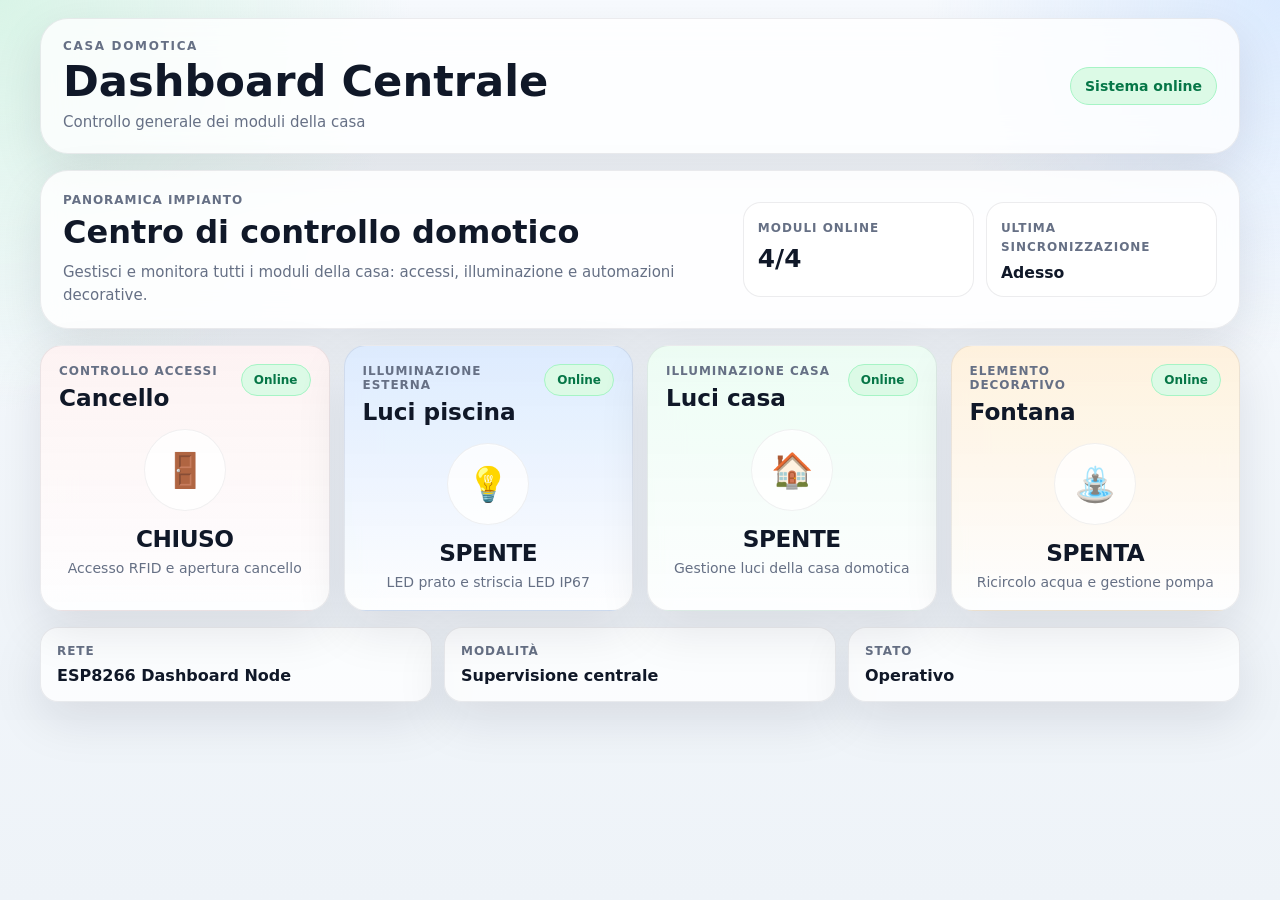
<file: index.html>
<!DOCTYPE html>
<html lang="it">
<head>
  <meta charset="UTF-8" />
  <meta name="viewport" content="width=device-width, initial-scale=1.0" />
  <title>Casa Domotica - Dashboard</title>
  <link rel="stylesheet" href="/style.css" />
</head>
<body>
  <div class="app-shell">
    <header class="topbar">
      <div>
        <p class="eyebrow">Casa Domotica</p>
        <h1>Dashboard Centrale</h1>
        <p class="subtitle">Controllo generale dei moduli della casa</p>
      </div>

      <div class="topbar-status">
        <span id="system-badge" class="status-badge online">Sistema online</span>
      </div>
    </header>

    <main class="dashboard">
      <section class="hero-card">
        <div class="hero-left">
          <p class="section-label">Panoramica impianto</p>
          <h2>Centro di controllo domotico</h2>
          <p class="hero-text">
            Gestisci e monitora tutti i moduli della casa: accessi, illuminazione e automazioni decorative.
          </p>
        </div>

        <div class="hero-stats">
          <div class="stat-card">
            <span class="stat-label">Moduli online</span>
            <span class="stat-value" id="moduli-online">4/4</span>
          </div>

          <div class="stat-card">
            <span class="stat-label">Ultima sincronizzazione</span>
            <span class="stat-value small" id="ultima-sync">Adesso</span>
          </div>
        </div>
      </section>

      <section class="modules-grid">
        <a class="module-card gate" href="/cancello/index.html">
          <div class="module-top">
            <div>
              <p class="module-label">Controllo accessi</p>
              <h3>Cancello</h3>
            </div>
            <span id="gate-badge" class="mini-badge online">Online</span>
          </div>

          <div class="module-icon-wrap">
            <div class="emoji-circle">🚪</div>
          </div>

          <div class="module-info">
            <p class="module-state" id="gate-state">CHIUSO</p>
            <p class="module-desc">Accesso RFID e apertura cancello</p>
          </div>
        </a>

        <a class="module-card pool" href="/luci_piscina/">
          <div class="module-top">
            <div>
              <p class="module-label">Illuminazione esterna</p>
              <h3>Luci piscina</h3>
            </div>
            <span id="pool-badge" class="mini-badge online">Online</span>
          </div>

          <div class="module-icon-wrap">
            <div class="emoji-circle">💡</div>
          </div>

          <div class="module-info">
            <p class="module-state" id="pool-state">SPENTE</p>
            <p class="module-desc">LED prato e striscia LED IP67</p>
          </div>
        </a>

        <a class="module-card home" href="/luci_casa/">
          <div class="module-top">
            <div>
              <p class="module-label">Illuminazione casa</p>
              <h3>Luci casa</h3>
            </div>
            <span id="home-badge" class="mini-badge online">Online</span>
          </div>

          <div class="module-icon-wrap">
            <div class="emoji-circle">🏠</div>
          </div>

          <div class="module-info">
            <p class="module-state" id="home-state">SPENTE</p>
            <p class="module-desc">Gestione luci della casa domotica</p>
          </div>
        </a>

        <a class="module-card fountain" href="/fontana/">
          <div class="module-top">
            <div>
              <p class="module-label">Elemento decorativo</p>
              <h3>Fontana</h3>
            </div>
            <span id="fountain-badge" class="mini-badge online">Online</span>
          </div>

          <div class="module-icon-wrap">
            <div class="emoji-circle">⛲</div>
          </div>

          <div class="module-info">
            <p class="module-state" id="fountain-state">SPENTA</p>
            <p class="module-desc">Ricircolo acqua e gestione pompa</p>
          </div>
        </a>
      </section>

      <section class="footer-panel">
        <div class="footer-card">
          <p class="footer-label">Rete</p>
          <p class="footer-value">ESP8266 Dashboard Node</p>
        </div>

        <div class="footer-card">
          <p class="footer-label">Modalità</p>
          <p class="footer-value">Supervisione centrale</p>
        </div>

        <div class="footer-card">
          <p class="footer-label">Stato</p>
          <p class="footer-value" id="footer-status">Operativo</p>
        </div>
      </section>
    </main>
  </div>

  <script src="/app.js"></script>
</body>
</html>
</file>
<file: style.css>
:root {
  --bg: #eef3f8;
  --text: #101828;
  --muted: #667085;
  --border: rgba(16, 24, 40, 0.08);
  --shadow: 0 18px 50px rgba(16, 24, 40, 0.10);
  --green: #12b76a;
  --green-soft: #dcfae6;
  --red: #f04438;
  --red-soft: #fee4e2;
  --blue: #3b82f6;
  --blue-soft: #dbeafe;
  --orange-soft: #fff1db;
  --orange: #f79009;
  --panel: rgba(255, 255, 255, 0.84);
  --radius-xl: 28px;
  --radius-lg: 22px;
  --radius-md: 18px;
}

* {
  box-sizing: border-box;
}

html,
body {
  margin: 0;
  padding: 0;
  min-height: 100%;
  font-family: Inter, system-ui, -apple-system, BlinkMacSystemFont, "Segoe UI", sans-serif;
  background:
    radial-gradient(circle at top left, #d9f4e7 0%, transparent 28%),
    radial-gradient(circle at top right, #dbeafe 0%, transparent 24%),
    linear-gradient(180deg, #f8fbff 0%, var(--bg) 100%);
  color: var(--text);
}

body {
  padding: 14px;
}

.app-shell {
  width: 100%;
  max-width: 1200px;
  margin: 0 auto;
}

.topbar {
  display: flex;
  flex-direction: column;
  gap: 14px;
  margin-bottom: 16px;
  padding: 18px;
  border-radius: var(--radius-xl);
  background: rgba(255, 255, 255, 0.78);
  backdrop-filter: blur(16px);
  border: 1px solid var(--border);
  box-shadow: var(--shadow);
}

.eyebrow {
  margin: 0 0 6px;
  font-size: 12px;
  letter-spacing: 0.14em;
  text-transform: uppercase;
  color: var(--muted);
  font-weight: 800;
}

.topbar h1 {
  margin: 0;
  font-size: clamp(1.9rem, 5vw, 2.7rem);
  line-height: 1.05;
}

.subtitle {
  margin: 8px 0 0;
  color: var(--muted);
  font-size: 15px;
  line-height: 1.4;
}

.topbar-status {
  display: flex;
  align-items: center;
}

.status-badge,
.mini-badge {
  display: inline-flex;
  align-items: center;
  justify-content: center;
  border-radius: 999px;
  font-weight: 700;
  border: 1px solid transparent;
}

.status-badge {
  padding: 10px 14px;
  font-size: 14px;
}

.mini-badge {
  padding: 8px 12px;
  font-size: 12px;
}

.online {
  background: var(--green-soft);
  color: #067647;
  border-color: #a6f4c5;
}

.offline {
  background: var(--red-soft);
  color: #b42318;
  border-color: #fecdca;
}

.dashboard {
  display: grid;
  gap: 16px;
}

.hero-card {
  display: grid;
  gap: 16px;
  background: var(--panel);
  backdrop-filter: blur(16px);
  border: 1px solid var(--border);
  box-shadow: var(--shadow);
  border-radius: var(--radius-xl);
  padding: 18px;
}

.section-label,
.module-label,
.footer-label,
.stat-label {
  margin: 0;
  font-size: 12px;
  text-transform: uppercase;
  letter-spacing: 0.08em;
  color: var(--muted);
  font-weight: 800;
}

.hero-card h2 {
  margin: 8px 0 10px;
  font-size: clamp(1.45rem, 4vw, 2rem);
  line-height: 1.12;
}

.hero-text {
  margin: 0;
  color: var(--muted);
  line-height: 1.5;
  font-size: 15px;
}

.hero-stats {
  display: grid;
  grid-template-columns: 1fr 1fr;
  gap: 12px;
}

.stat-card {
  background: rgba(255, 255, 255, 0.75);
  border: 1px solid var(--border);
  border-radius: var(--radius-md);
  padding: 14px;
}

.stat-value {
  display: block;
  margin-top: 8px;
  font-size: 1.55rem;
  font-weight: 800;
}

.stat-value.small {
  font-size: 0.98rem;
}

.modules-grid {
  display: grid;
  grid-template-columns: 1fr;
  gap: 14px;
}

.module-card {
  text-decoration: none;
  color: inherit;
  background: var(--panel);
  backdrop-filter: blur(16px);
  border: 1px solid var(--border);
  box-shadow: var(--shadow);
  border-radius: var(--radius-lg);
  padding: 18px;
  transition: transform 0.16s ease, box-shadow 0.2s ease, border-color 0.2s ease;
}

.module-card:active {
  transform: scale(0.99);
}

.module-card:hover {
  border-color: rgba(59, 130, 246, 0.20);
}

.module-card.gate {
  background: linear-gradient(180deg, rgba(254, 242, 242, 0.94) 0%, rgba(255,255,255,0.88) 100%);
}

.module-card.pool {
  background: linear-gradient(180deg, rgba(219, 234, 254, 0.92) 0%, rgba(255,255,255,0.88) 100%);
}

.module-card.home {
  background: linear-gradient(180deg, rgba(236, 253, 243, 0.92) 0%, rgba(255,255,255,0.88) 100%);
}

.module-card.fountain {
  background: linear-gradient(180deg, rgba(255, 241, 219, 0.92) 0%, rgba(255,255,255,0.88) 100%);
}

.module-top {
  display: flex;
  justify-content: space-between;
  align-items: flex-start;
  gap: 14px;
}

.module-top h3 {
  margin: 6px 0 0;
  font-size: 1.45rem;
}

.module-icon-wrap {
  display: flex;
  justify-content: center;
  margin: 18px 0 14px;
}

.emoji-circle {
  width: 82px;
  height: 82px;
  border-radius: 50%;
  display: grid;
  place-items: center;
  font-size: 34px;
  background: rgba(255, 255, 255, 0.78);
  border: 1px solid rgba(16, 24, 40, 0.06);
  box-shadow: inset 0 1px 0 rgba(255,255,255,0.65);
}

.module-info {
  text-align: center;
}

.module-state {
  margin: 0 0 6px;
  font-size: 1.45rem;
  font-weight: 800;
  letter-spacing: -0.02em;
}

.module-desc {
  margin: 0;
  color: var(--muted);
  font-size: 14px;
  line-height: 1.45;
}

.footer-panel {
  display: grid;
  grid-template-columns: 1fr;
  gap: 12px;
}

.footer-card {
  background: rgba(255, 255, 255, 0.76);
  border: 1px solid var(--border);
  box-shadow: var(--shadow);
  border-radius: var(--radius-md);
  padding: 16px;
}

.footer-value {
  margin: 8px 0 0;
  font-size: 1rem;
  font-weight: 700;
}

@media (min-width: 720px) {
  body {
    padding: 18px;
  }

  .topbar {
    flex-direction: row;
    justify-content: space-between;
    align-items: center;
    padding: 20px 22px;
  }

  .hero-card {
    grid-template-columns: 1.4fr 1fr;
    align-items: center;
    padding: 22px;
  }

  .modules-grid {
    grid-template-columns: 1fr 1fr;
  }

  .footer-panel {
    grid-template-columns: repeat(3, 1fr);
  }
}

@media (min-width: 1040px) {
  .modules-grid {
    grid-template-columns: repeat(4, 1fr);
  }
}
</file>
